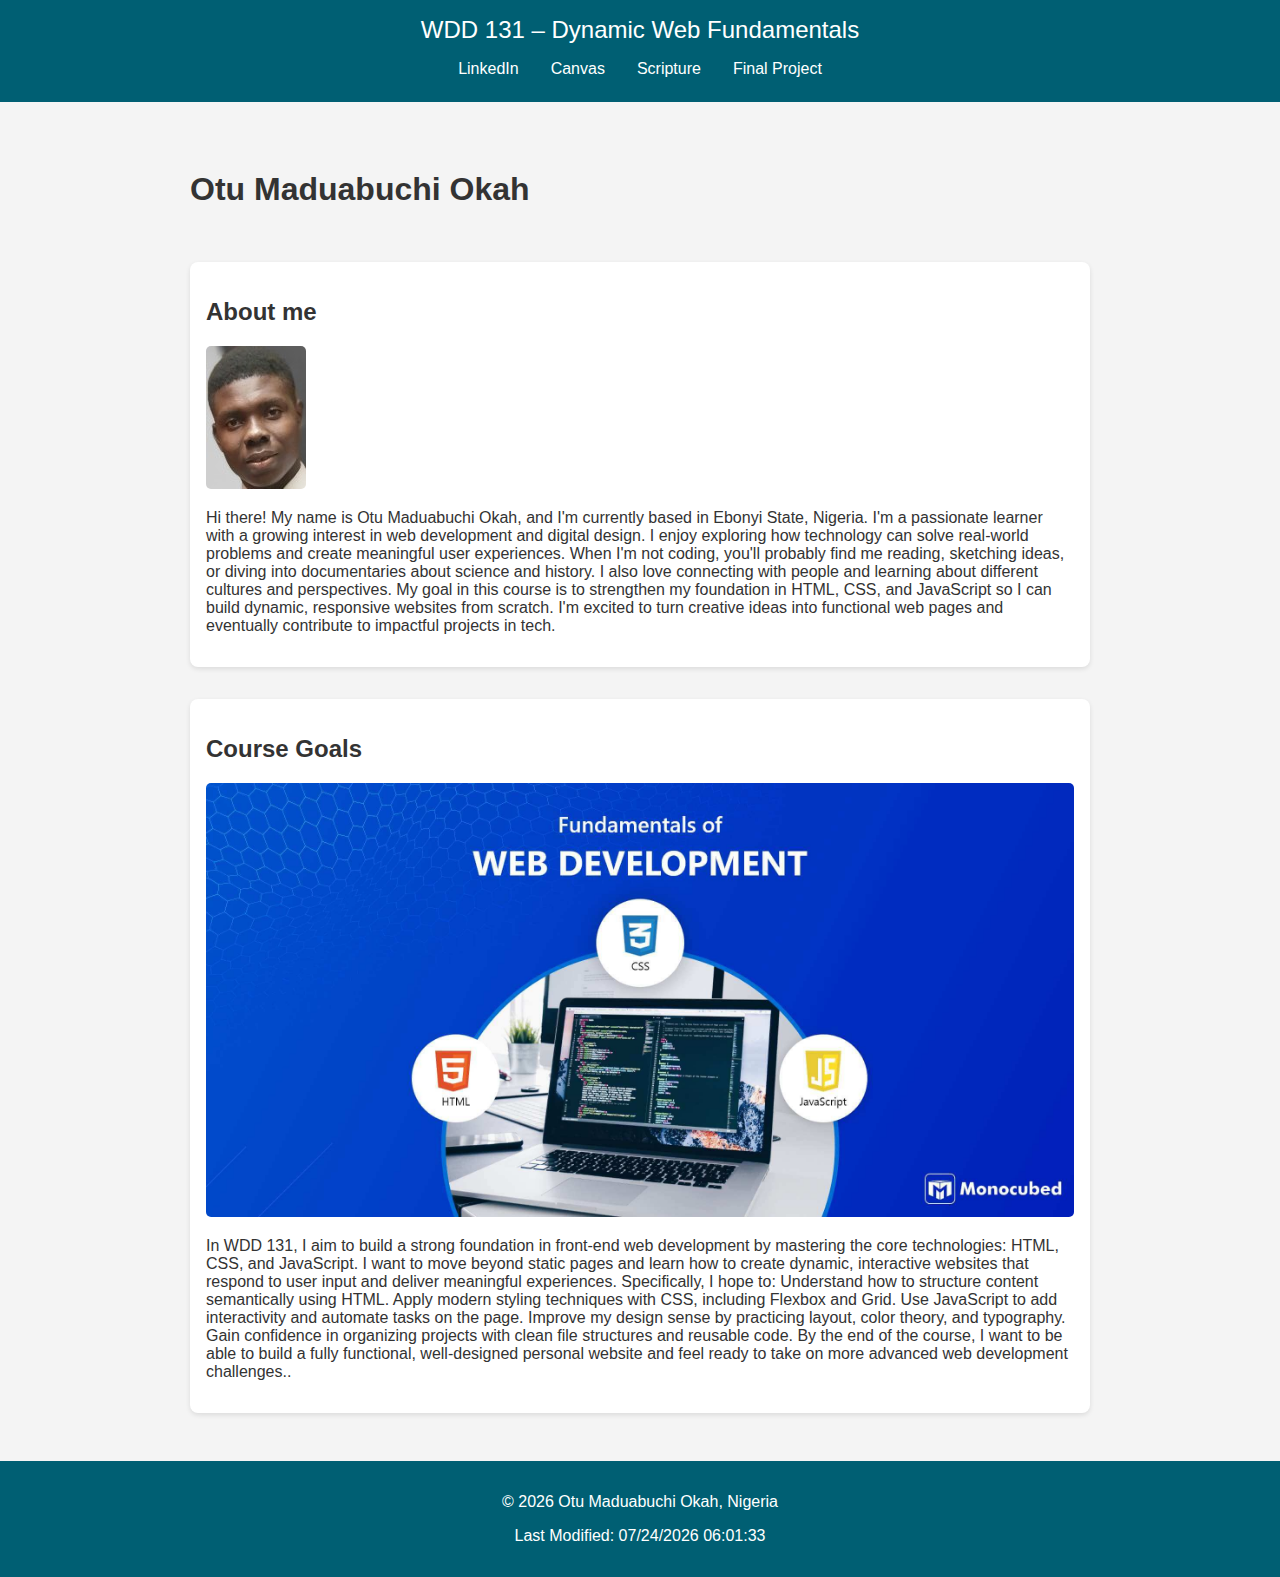
<file: index.html>
<!DOCTYPE html>
<html lang="en">

<head>
    <meta charset="UTF-8">
    <meta name="viewport" content="width=device-width, initial-scale=1.0">
    <title>WDD131 - Dynamic Web Fundamentals - Otu Maduabuchi Okah</title>
    <meta name="description"
        content="WDD131 - Dynamic Web Fundamentals | Otu Maduabuchi Okah| HTML, CSS, Javascript course landing page ">
    <meta name="author" content="Otu Maduabuchi Okah">
    <link rel="stylesheet" href="styles/base.css">
    <link rel="https://fonts.google.com/specimen/Lato" href="stylesheet">
    <script src="scripts/getdates.js" defer></script>
</head>

<body>
    <header>
        <span id="course-title">WDD 131 – Dynamic Web Fundamentals</span>
        <nav>
            <a href="https://www.linkedin.com/">LinkedIn</a>
      <a href="https://byupw.instructure.com/">Canvas</a>
      <a href="https://www.churchofjesuschrist.org/study/scriptures/bofm/1-ne/3?lang=eng&id=p7#p7">Scripture</a>
      <a href="#">Final Project</a>
        </nav>
    </header>
    <main>
        <h1> Otu Maduabuchi Okah</h1>
        <section class="card">
            <h2> About me</h2>
            <img src="images/profile.jpg" alt="my picture">
            <p> Hi there! My name is Otu Maduabuchi Okah, and I'm currently based in Ebonyi State, Nigeria. I'm a passionate learner with a growing interest in web development and digital design. I enjoy exploring how technology can solve real-world problems and create meaningful user experiences.

            When I'm not coding, you'll probably find me reading, sketching ideas, or diving into documentaries about science and history. I also love connecting with people and learning about different cultures and perspectives.

            My goal in this course is to strengthen my foundation in HTML, CSS, and JavaScript so I can build dynamic, responsive websites from scratch. I'm excited to turn creative ideas into functional web pages and eventually contribute to impactful projects in tech.</p>
        </section>
        <section>
            <section class="card">
      <h2>Course Goals</h2>
      <img src="images/Fundamentals-of-Web-Development.jpg" alt="Goals image">
      <p>In WDD 131, I aim to build a strong foundation in front-end web development by mastering the core technologies: HTML, CSS, and JavaScript. I want to move beyond static pages and learn how to create dynamic, interactive websites that respond to user input and deliver meaningful experiences.

      Specifically, I hope to:

      Understand how to structure content semantically using HTML.

      Apply modern styling techniques with CSS, including Flexbox and Grid.

      Use JavaScript to add interactivity and automate tasks on the page.

      Improve my design sense by practicing layout, color theory, and typography.

       Gain confidence in organizing projects with clean file structures and reusable code.

       By the end of the course, I want to be able to build a fully functional, well-designed personal website and feel ready to take on more advanced web development challenges..</p>
        </section>
    </main>
<footer>
    <p>&copy; <span id="currentyear"></span> Otu Maduabuchi Okah, Nigeria</p>
    <p id="lastModified"></p>
  </footer>
</body>

</html>
</file>
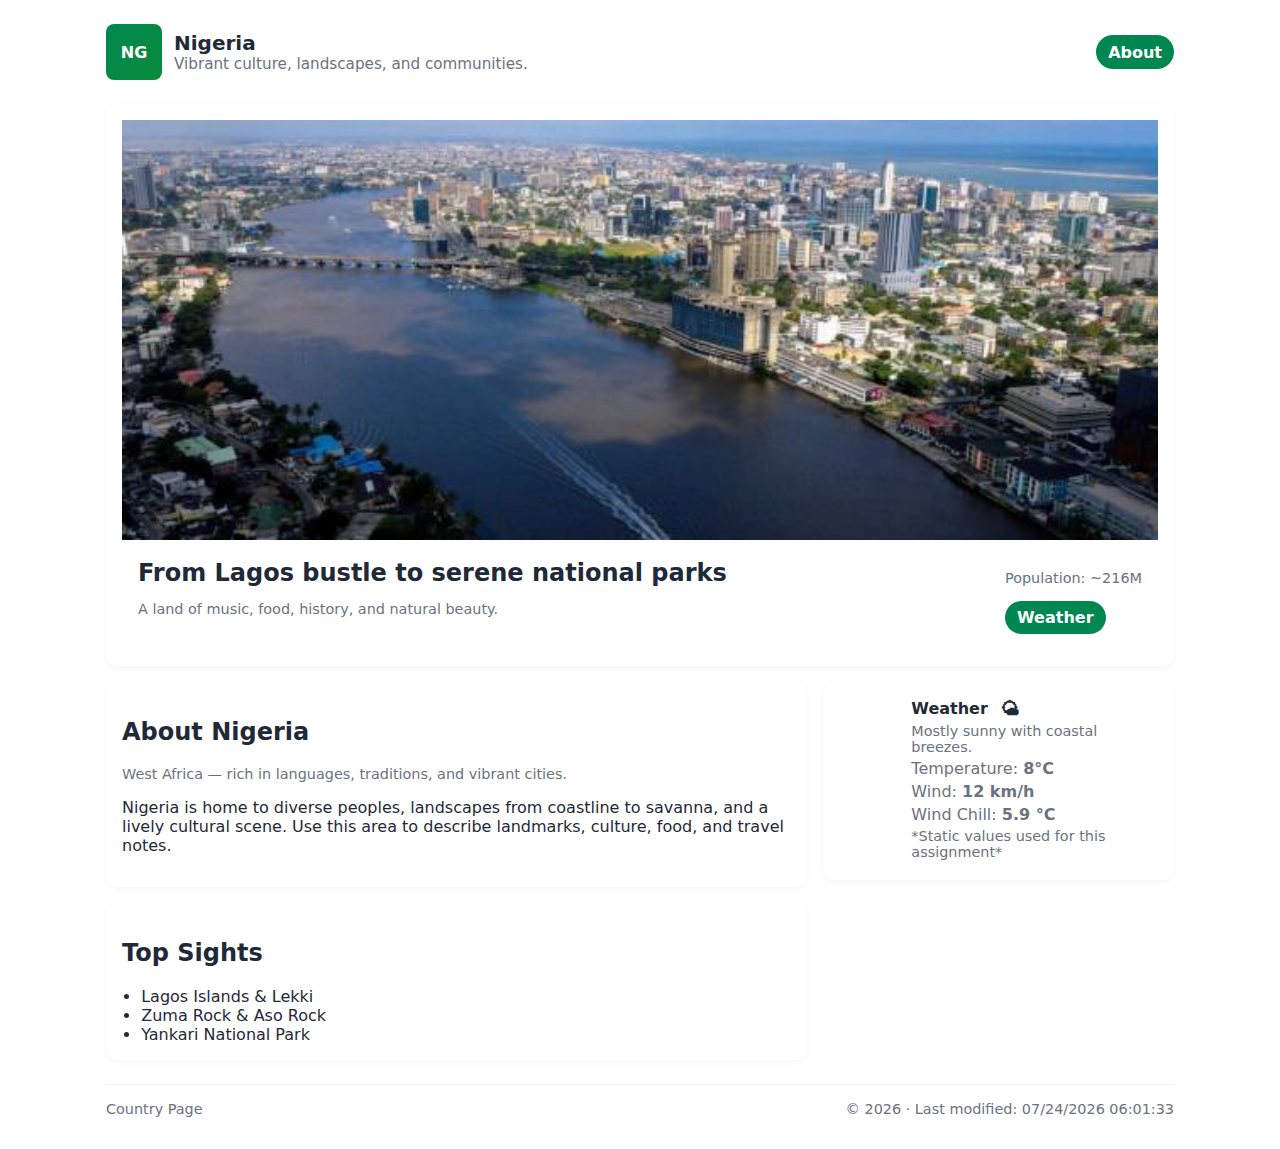
<file: place.html>
<!doctype html>
<html lang="en">

<head>
  <meta charset="utf-8" />
  <meta name="viewport" content="width=device-width,initial-scale=1" />
  <title>Country Page — Nigeria</title>
  <link rel="stylesheet" href="CSS/style.css">
  <script src="JS/main.js" defer></script>
</head>

<body>
  <div class="wrap">
    <header class="site-header" role="banner">
      <div class="brand">
        <div class="logo" aria-hidden="true">NG</div>
        <div>
          <h1> Nigeria</h1>
          <p class="lead">Vibrant culture, landscapes, and communities.</p>
        </div>
      </div>
      <nav aria-label="main navigation">
        <a class="btn" href="#about">About</a>
      </nav>
    </header>

    <!-- HERO: picture + WebP srcset -->
    <section class="hero card" aria-label="hero">
      <picture>
        <!-- large desktop -->
        <source type="images/webp" media="(min-width:1000px)" srcset="images/hero-large.webp 1200w">
        <!-- tablet -->
        <source type="images/webp" media="(min-width:600px)" srcset="images/hero-medium.webp 800w">
        <!-- fallback (mobile) -->
        <img src="images/landscape copy.webp" alt="Market scene and landscape in Nigeria" class="hero-img">
      </picture>

      <div class="hero-caption">
        <div>
          <h2 class="hero-title">From Lagos bustle to serene national parks</h2>
          <p class="meta">A land of music, food, history, and natural beauty.</p>
        </div>
        <div class="hero-side">
          <p class="meta">Population: ~216M</p>
          <a class="btn" href="#weather">Weather</a>
        </div>
      </div>
    </section>

    <main class="grid" role="main">
      <section id="about" class="card">
        <h2>About Nigeria</h2>
        <p class="meta">West Africa — rich in languages, traditions, and vibrant cities.</p>
        <p>Nigeria is home to diverse peoples, landscapes from coastline to savanna, and a lively cultural scene. Use
          this area to describe landmarks, culture, food, and travel notes.</p>
      </section>

      <aside id="weather" class="card" role="complementary" aria-labelledby="weather-heading">
        <div class="weather">
          <div class="icon" aria-hidden="true">
            <!-- SVG icon used for mobile view (file or inline SVG are acceptable) -->
            <svg class="svg-icon" width="48" height="48" viewBox="0 0 24 24" xmlns="http://www.w3.org/2000/svg"
              focusable="false" aria-hidden="true">
              <path fill="#f59e0b"
                d="M12 2a1 1 0 011 1v1a1 1 0 11-2 0V3a1 1 0 011-1zm4.22 2.03l.7-.71a1 1 0 011.41 1.42l-.7.7a1 1 0 11-1.4-1.41zM20 11a1 1 0 110 2h-1a1 1 0 110-2h1zM6.08 4.32a1 1 0 00-1.41 1.41l.7.7a1 1 0 101.41-1.41l-.7-.7zM4 11a1 1 0 100 2H3a1 1 0 100-2h1zM12 7a5 5 0 100 10 5 5 0 000-10z" />
            </svg>
          </div>

          <div class="info">
            <h2 id="weather-heading">Weather</h2>
            <p class="meta">Mostly sunny with coastal breezes.</p>

            <!-- static values (must match values used by JS) -->
            <p>Temperature: <strong><span id="temp">8</span>°C</strong></p>
            <p>Wind: <strong><span id="wind">12</span> km/h</strong></p>
            <p>Wind Chill: <strong><span id="windchill">—</span></strong></p>

            <p class="meta">*Static values used for this assignment*</p>
          </div>
        </div>
      </aside>

      <section class="card">
        <h2>Top Sights</h2>
        <ul>
          <li>Lagos Islands & Lekki</li>
          <li>Zuma Rock & Aso Rock</li>
          <li>Yankari National Park</li>
        </ul>
      </section>
    </main>

    <footer role="contentinfo">
      <div class="footer-inner">
        <div> Country Page </div>
        <div>&copy; <span id="year"></span> &middot; Last modified: <span id="lastModified"></span></div>
      </div>
    </footer>
  </div>
</body>

</html>
</file>
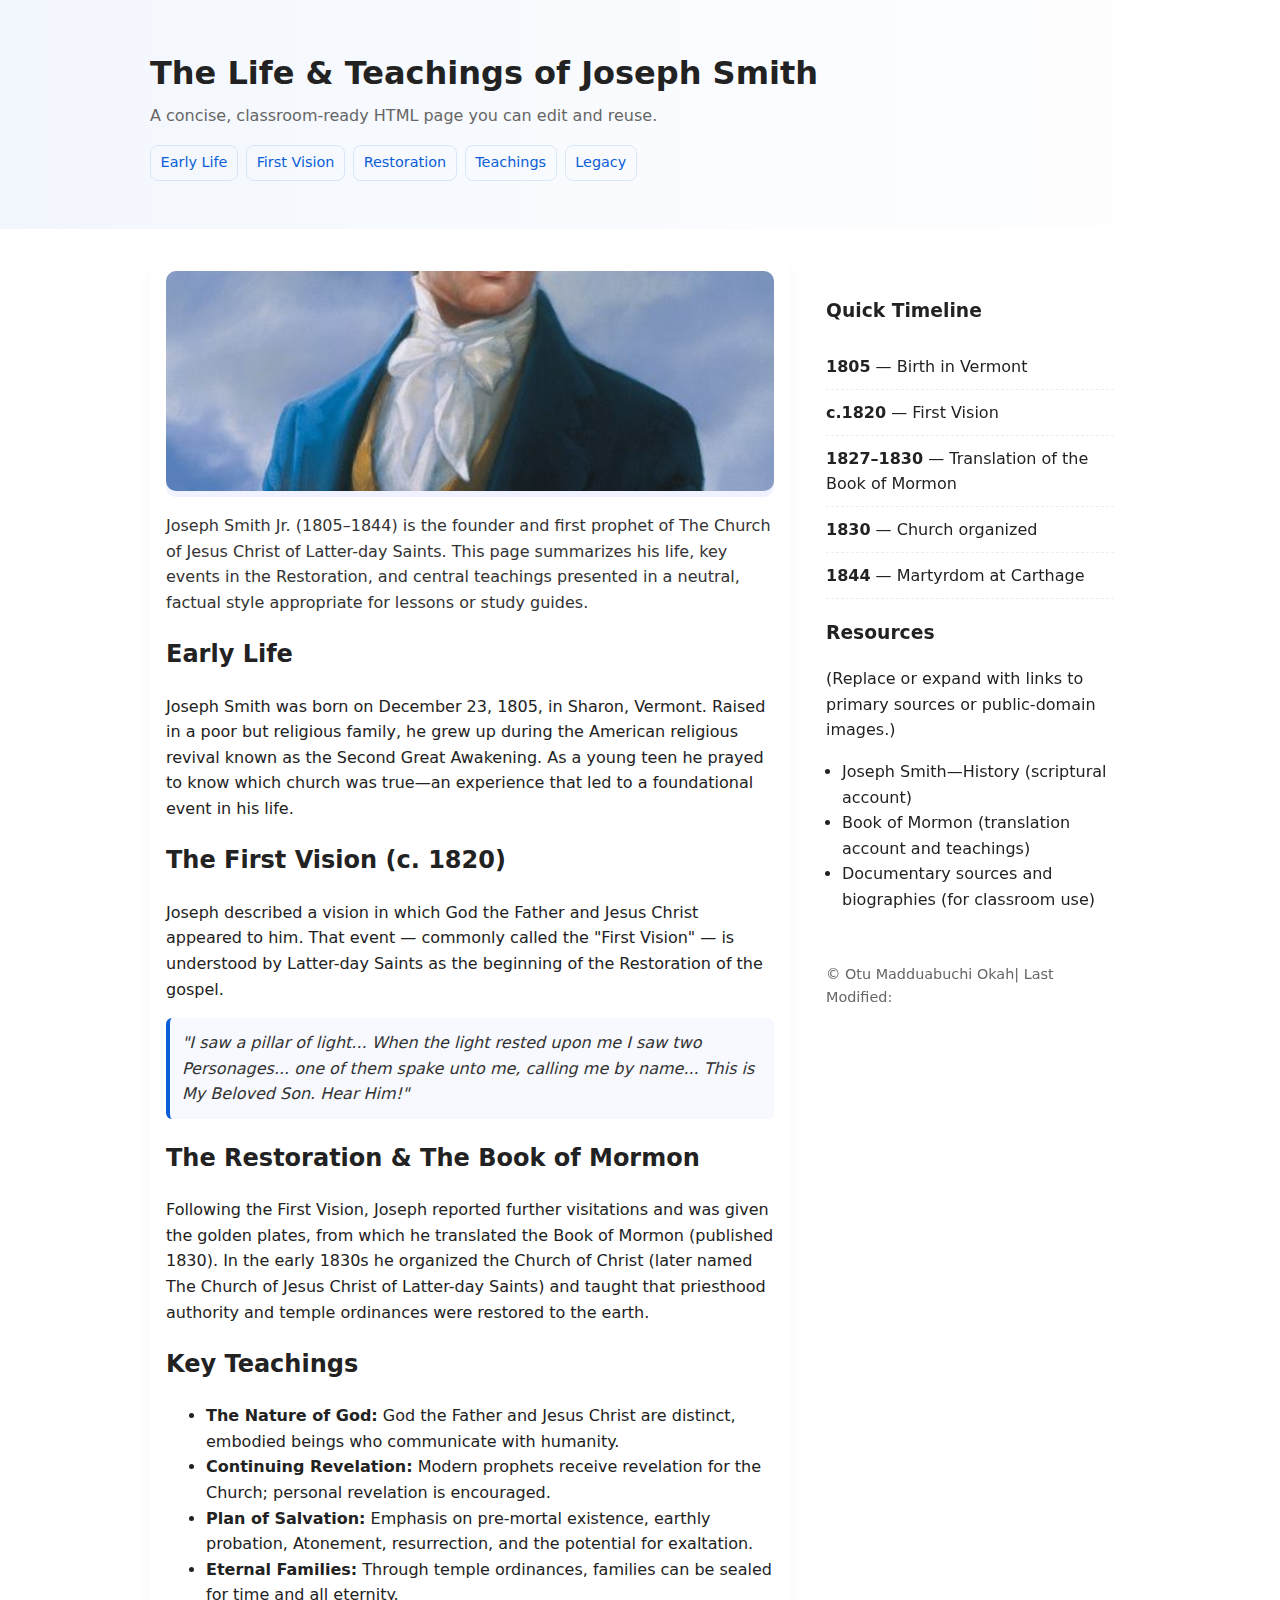
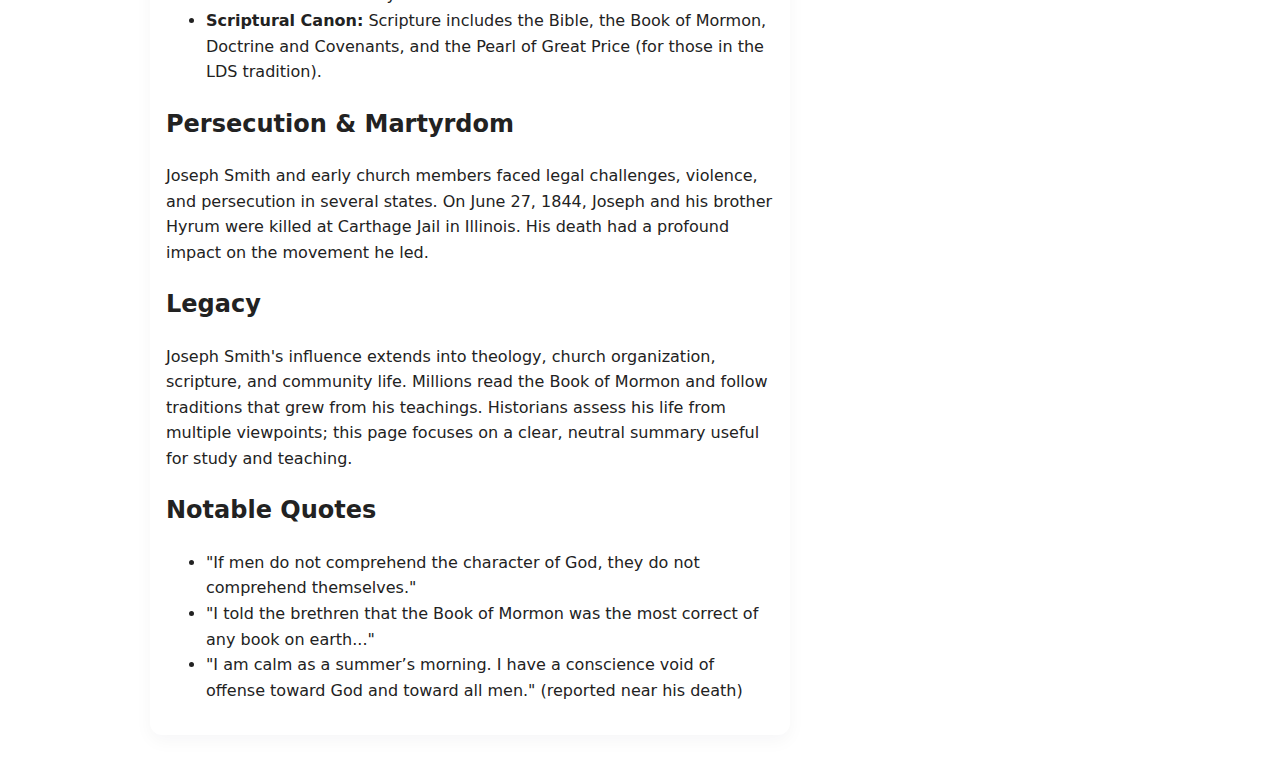
<file: project.html>
<!doctype html>
<html lang="en">
<head>
  <meta charset="utf-8">
  <meta name="viewport" content="width=device-width,initial-scale=1">
  <title>The Life & Teachings of Joseph Smith</title>
  <link rel="stylesheet" href="styles/project.css">
  
 
</head>
<body>
  <header>
    <div class="container">
      <h1>The Life &amp; Teachings of Joseph Smith</h1>
      <div class="subtitle">A concise, classroom-ready HTML page you can edit and reuse.</div>
      <nav>
        <a href="#early">Early Life</a>
        <a href="#vision">First Vision</a>
        <a href="#restoration">Restoration</a>
        <a href="#teachings">Teachings</a>
        <a href="#legacy">Legacy</a>
      </nav>
    </div>
  </header>

  <div class="container">
    <main>
      <article>
        <section id="hero">
            
          <div class="hero-image" role="image" aria-label="Portrait of Joseph Smith">
            <img src="images/joseph_smith_lindsley.jpeg" alt="portraitof joseph smith" class="hero-image heigt=300px">
          </div>
          <p class="lead">Joseph Smith Jr. (1805–1844) is the founder and first prophet of The Church of Jesus Christ of Latter-day Saints. This page summarizes his life, key events in the Restoration, and central teachings presented in a neutral, factual style appropriate for lessons or study guides.</p>
        </section>

        <section id="early">
          <h2>Early Life</h2>
          <p>Joseph Smith was born on December 23, 1805, in Sharon, Vermont. Raised in a poor but religious family, he grew up during the American religious revival known as the Second Great Awakening. As a young teen he prayed to know which church was true—an experience that led to a foundational event in his life.</p>
        </section>

        <section id="vision">
          <h2>The First Vision (c. 1820)</h2>
          <p>Joseph described a vision in which God the Father and Jesus Christ appeared to him. That event — commonly called the "First Vision" — is understood by Latter-day Saints as the beginning of the Restoration of the gospel.</p>
          <div class="quote">"I saw a pillar of light... When the light rested upon me I saw two Personages... one of them spake unto me, calling me by name... This is My Beloved Son. Hear Him!"</div>
        </section>

        <section id="restoration">
          <h2>The Restoration &amp; The Book of Mormon</h2>
          <p>Following the First Vision, Joseph reported further visitations and was given the golden plates, from which he translated the Book of Mormon (published 1830). In the early 1830s he organized the Church of Christ (later named The Church of Jesus Christ of Latter-day Saints) and taught that priesthood authority and temple ordinances were restored to the earth.</p>
        </section>

        <section id="teachings">
          <h2>Key Teachings</h2>
          <ul>
            <li><strong>The Nature of God:</strong> God the Father and Jesus Christ are distinct, embodied beings who communicate with humanity.</li>
            <li><strong>Continuing Revelation:</strong> Modern prophets receive revelation for the Church; personal revelation is encouraged.</li>
            <li><strong>Plan of Salvation:</strong> Emphasis on pre-mortal existence, earthly probation, Atonement, resurrection, and the potential for exaltation.</li>
            <li><strong>Eternal Families:</strong> Through temple ordinances, families can be sealed for time and all eternity.</li>
            <li><strong>Scriptural Canon:</strong> Scripture includes the Bible, the Book of Mormon, Doctrine and Covenants, and the Pearl of Great Price (for those in the LDS tradition).</li>
          </ul>
        </section>

        <section id="persecution">
          <h2>Persecution &amp; Martyrdom</h2>
          <p>Joseph Smith and early church members faced legal challenges, violence, and persecution in several states. On June 27, 1844, Joseph and his brother Hyrum were killed at Carthage Jail in Illinois. His death had a profound impact on the movement he led.</p>
        </section>

        <section id="legacy">
          <h2>Legacy</h2>
          <p>Joseph Smith's influence extends into theology, church organization, scripture, and community life. Millions read the Book of Mormon and follow traditions that grew from his teachings. Historians assess his life from multiple viewpoints; this page focuses on a clear, neutral summary useful for study and teaching.</p>
        </section>

        <section id="quotes">
          <h2>Notable Quotes</h2>
          <ul>
            <li>"If men do not comprehend the character of God, they do not comprehend themselves."</li>
            <li>"I told the brethren that the Book of Mormon was the most correct of any book on earth..."</li>
            <li>"I am calm as a summer’s morning. I have a conscience void of offense toward God and toward all men." (reported near his death)</li>
          </ul>
        </section>

      </article>

      <aside>
        <div class="container">
          <div class="article">
            <h3>Quick Timeline</h3>
            <ul class="timeline">
              <li><strong>1805</strong> — Birth in Vermont</li>
              <li><strong>c.1820</strong> — First Vision</li>
              <li><strong>1827–1830</strong> — Translation of the Book of Mormon</li>
              <li><strong>1830</strong> — Church organized</li>
              <li><strong>1844</strong> — Martyrdom at Carthage</li>
            </ul>
          </div>

          <div class="article resources">
            <h3>Resources</h3>
            <p class="muted">(Replace or expand with links to primary sources or public-domain images.)</p>
            <ul>
              <li>Joseph Smith—History (scriptural account)</li>
              <li>Book of Mormon (translation account and teachings)</li>
              <li>Documentary sources and biographies (for classroom use)</li>
            </ul>
            
          </div>

          
          <footer>
          <p>&copy;<span id="year"></span> Otu Madduabuchi Okah| Last Modified: <span id="lastmodified"></span></p>  
          </footer>
        </div>
      </aside>
    </main>
  </div>
  
</body>


</html>
</file>
<file: styles/base.css>
body {
  font-family: 'Roboto', sans-serif;
  margin: 0;
  padding: 0;
  background-color: #f4f4f4;
  color: #333;
}

header {
  background-color: #005f73;
  color: white;
  text-align: center;
  padding: 1rem;
}

#course-title {
  display: block;
  font-size: 1.5rem;
  margin-bottom: 0.5rem;
}

nav {
  display: flex;
  justify-content: center;
  gap: 1rem;
}

nav a {
  color: white;
  text-decoration: none;
  padding: 0.5rem;
  transition: background-color 0.3s ease;
}

nav a:hover {
  background-color: #0a9396;
  border-radius: 5px;
}

main {
  max-width: 900px;
  margin: 2rem auto;
  padding: 1rem;
  display: grid;
  gap: 2rem;
}

.card {
  background-color: white;
  padding: 1rem;
  border-radius: 8px;
  box-shadow: 0 2px 5px rgba(0,0,0,0.1);
}

.card img {
  max-width: 100%;
  height: auto;
  border-radius: 5px;
}

footer {
  text-align: center;
  padding: 1rem;
  background-color: #005f73;
  color: white;
}
</file>
<file: CSS/style.css>
/* Global CSS variables */
:root{
  --accent:#008751;    /* green */
  --accent-2:#f4f4f4;  /* light */
  --accent-3:#e31c24;  /* red accent */
  --bg:#ffffff;
  --text:#1f2937;
  --muted:#6b7280;
  --max-width:1100px;
  --radius:12px;
  --gap:1rem;
  --font-sans: 'Inter', system-ui, -apple-system, 'Segoe UI', Roboto, 'Helvetica Neue', Arial;
}

/* Base styles */
*{box-sizing:border-box}
html,body{height:100%;margin:0;font-family:var(--font-sans);color:var(--text);background:var(--bg);}
.wrap{max-width:var(--max-width);margin:0 auto;padding:1rem;}
.site-header{display:flex;align-items:center;justify-content:space-between;padding:0.5rem 0}
.brand{display:flex;align-items:center;gap:0.75rem}
.logo{width:56px;height:56px;border-radius:8px;background:linear-gradient(135deg,var(--accent),#0a8b3a);display:flex;align-items:center;justify-content:center;color:white;font-weight:700}
h1{font-size:1.25rem;margin:0}
.lead{margin:0;color:var(--muted);font-size:0.95rem}

/* Hero */
.hero{margin-top:1rem;border-radius:var(--radius);overflow:hidden;box-shadow:0 6px 20px rgba(15,23,42,0.08)}
.hero .hero-caption{padding:1rem}
.hero-img{width:100%;height:auto;display:block;object-fit:cover;max-height:420px}
.hero-caption{display:flex;justify-content:space-between;align-items:center}
.hero-title{margin:0}

/* Layout / cards */
main.grid{display:grid;grid-template-columns:1fr;gap:var(--gap);margin-top:1rem}
.card{background:linear-gradient(180deg,rgba(255,255,255,0.9),#fff);border-radius:12px;padding:1rem;box-shadow:0 2px 6px rgba(15,23,42,0.04)}

/* Weather */
.weather{display:flex;align-items:center;gap:1rem}
.weather .icon{width:56px;height:56px;display:flex;align-items:center;justify-content:center}
.weather .info{flex:1}
.weather h2{margin:0;font-size:1rem;display:flex;align-items:center;gap:0.5rem}
.weather p{margin:0.25rem 0;color:var(--muted)}
.stat{font-weight:700}

/* Footer */
footer{margin-top:1.5rem;padding:1rem 0;color:var(--muted);font-size:0.9rem;border-top:1px solid #f3f4f6}
.svg-icon{display:inline-block}


/* Pseudo-element for Weather heading in wide view (requirement) */
@media (min-width:700px){
  .weather h2::after{content:' ⛅';margin-left:0.35rem;font-size:1.15rem}
  .svg-icon{display:none}  /* hide mobile svg on wider screens */
}

/* Wider layout */
@media (min-width:700px){
  main.grid{grid-template-columns:2fr 1fr;align-items:start}
  .hero{grid-column:1/3}
  .hero .hero-caption{display:flex;justify-content:space-between;align-items:center}
}

/* Slightly different emoticon for very wide screens */
@media (min-width:1000px){
  .weather h2::after{content:' 🌤';}
}

/* Utilities */
.meta{color:var(--muted);font-size:0.9rem}
.btn{display:inline-block;padding:0.45rem 0.75rem;border-radius:999px;background:var(--accent);color:white;text-decoration:none;font-weight:600}
a:focus,button:focus{outline:3px solid #fde8e8}
.footer-inner{display:flex;justify-content:space-between;align-items:center;gap:1rem;flex-wrap:wrap}
ul{margin:0;padding-left:1.2rem}
</file>
<file: styles/project.css>
:root{--accent:#0b5ed7;--muted:#666}
body{font-family:Inter, system-ui, -apple-system, "Segoe UI", Roboto, "Helvetica Neue", Arial;line-height:1.6;margin:0;color:#222}
header{background:linear-gradient(90deg,rgba(11,94,215,0.05),transparent);padding:2rem}
.container{max-width:980px;margin:0 auto;padding:1rem}
h1{margin:0 0 .25rem;font-size:clamp(1.5rem,2.5vw,2.25rem)}
.subtitle{color:var(--muted);margin-bottom:1rem}
nav{display:flex;gap:.5rem;flex-wrap:wrap;margin-top:.5rem}
nav a{color:var(--accent);text-decoration:none;border:1px solid rgba(11,94,215,0.12);padding:.35rem .6rem;border-radius:8px;font-size:.9rem}
main{display:grid;grid-template-columns:1fr 320px;gap:1.25rem;padding:1rem 0}
article{background:#fff;padding:1rem;border-radius:12px;box-shadow:0 6px 18px rgba(12,23,54,0.04)}
aside{position:sticky;top:1rem;height:max-content}
section{margin-bottom:1rem}
.lead{font-size:1rem;color:#333}
.timeline{list-style:none;padding:0;margin:0}
.timeline li{padding:.6rem 0;border-bottom:1px dashed #eee}
.quote{font-style:italic;color:#333;background:#f7f9ff;padding:.75rem;border-left:4px solid var(--accent);border-radius:6px}
footer{padding:1.25rem 0;color:var(--muted);font-size:.9rem}
.hero-image{width:100%;height:220px;object-fit:cover;border-radius:10px;margin-bottom:.75rem;background:#f0f3ff;display:flex;align-items:center;justify-content:center;color:var(--muted)}
.resources ul{padding-left:1rem}
@media (max-width:900px){main{grid-template-columns:1fr}aside{position:static}}
.btn{display:inline-block;background:var(--accent);color:#fff;padding:.45rem .7rem;border-radius:8px;text-decoration:none}
</file>
